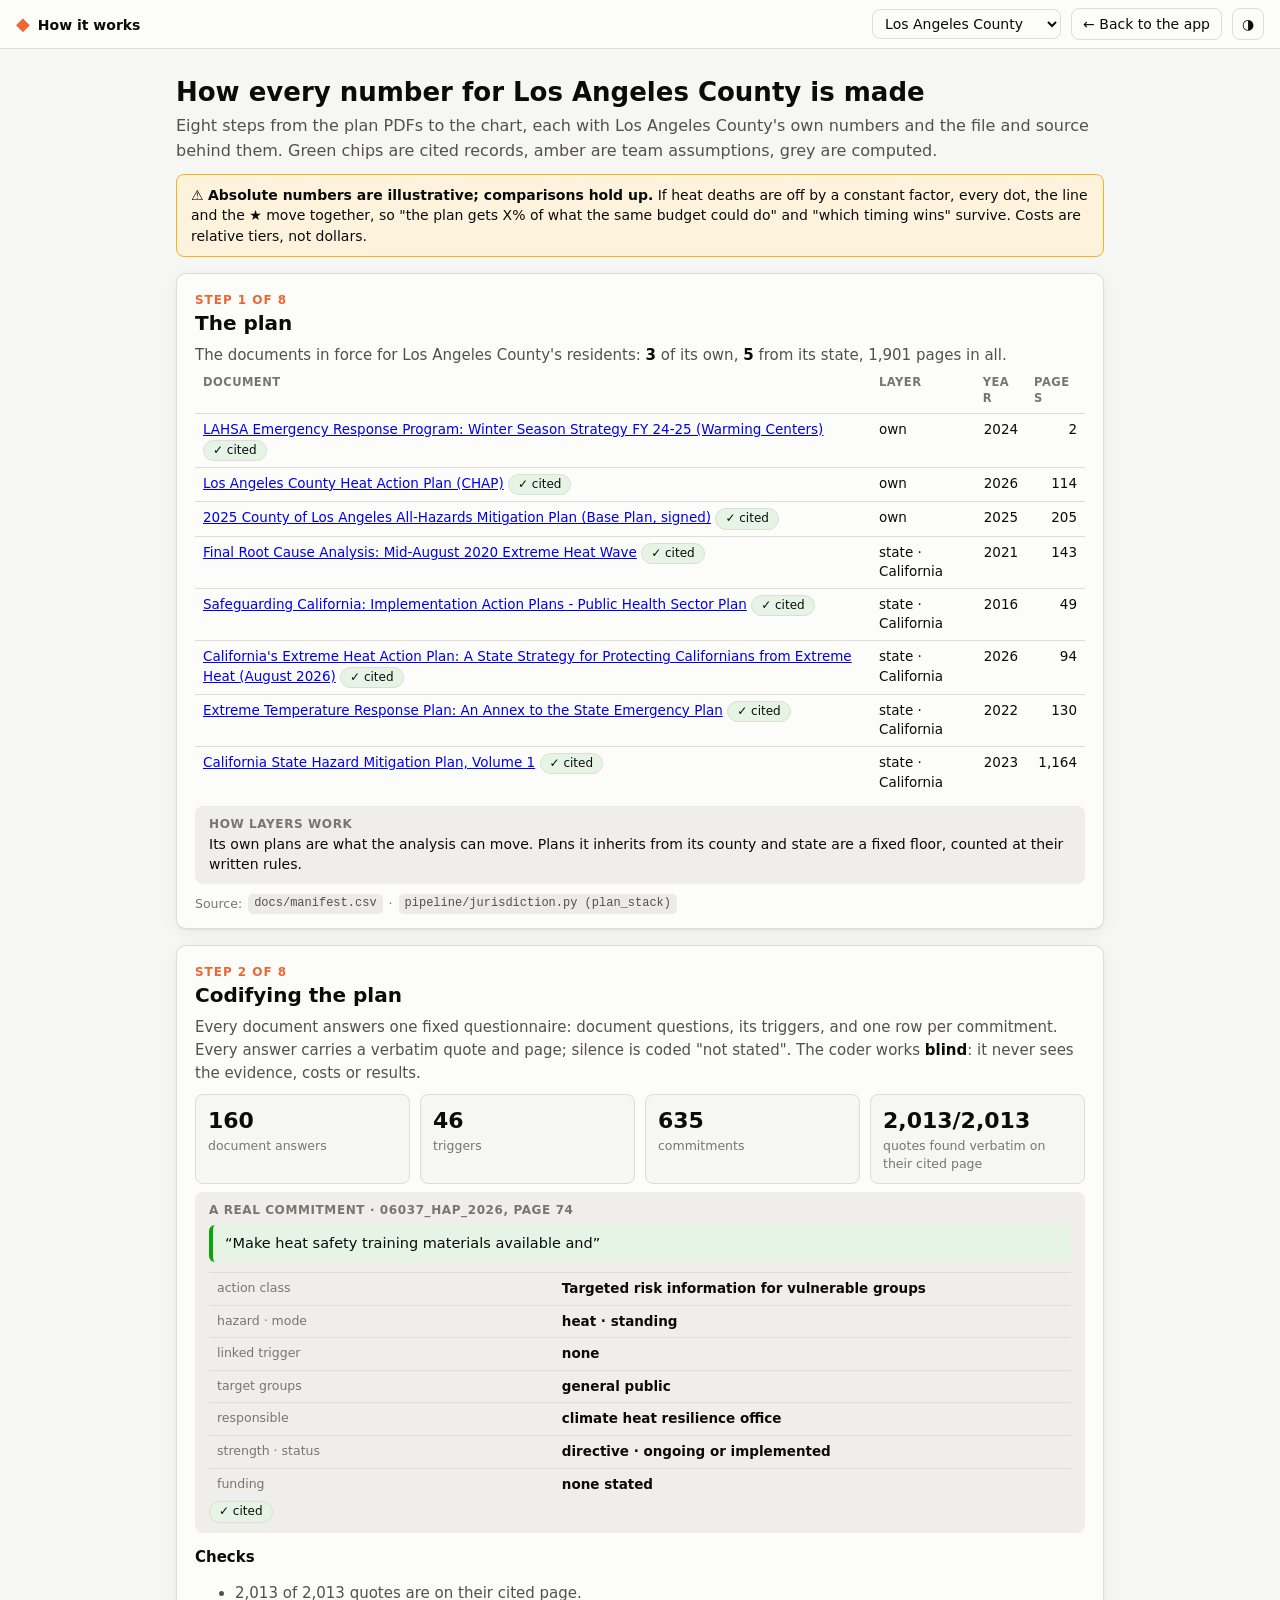
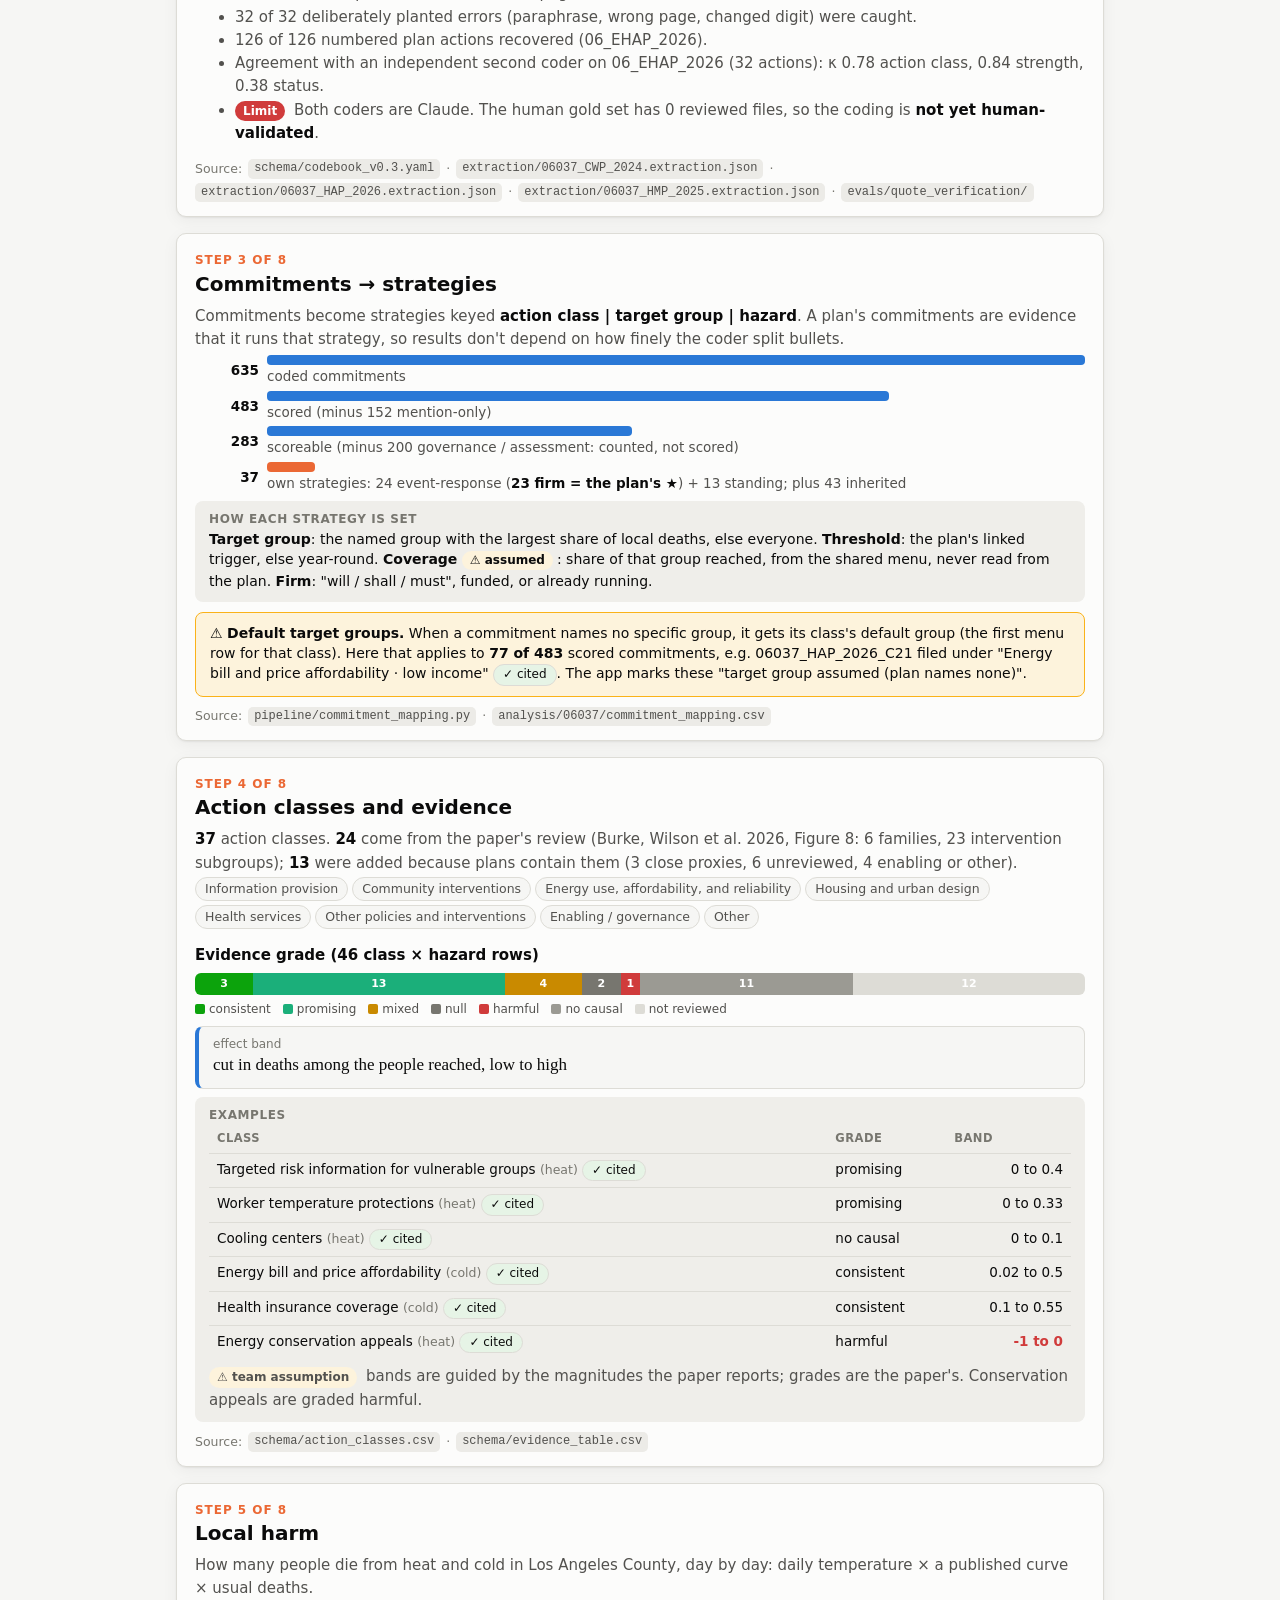
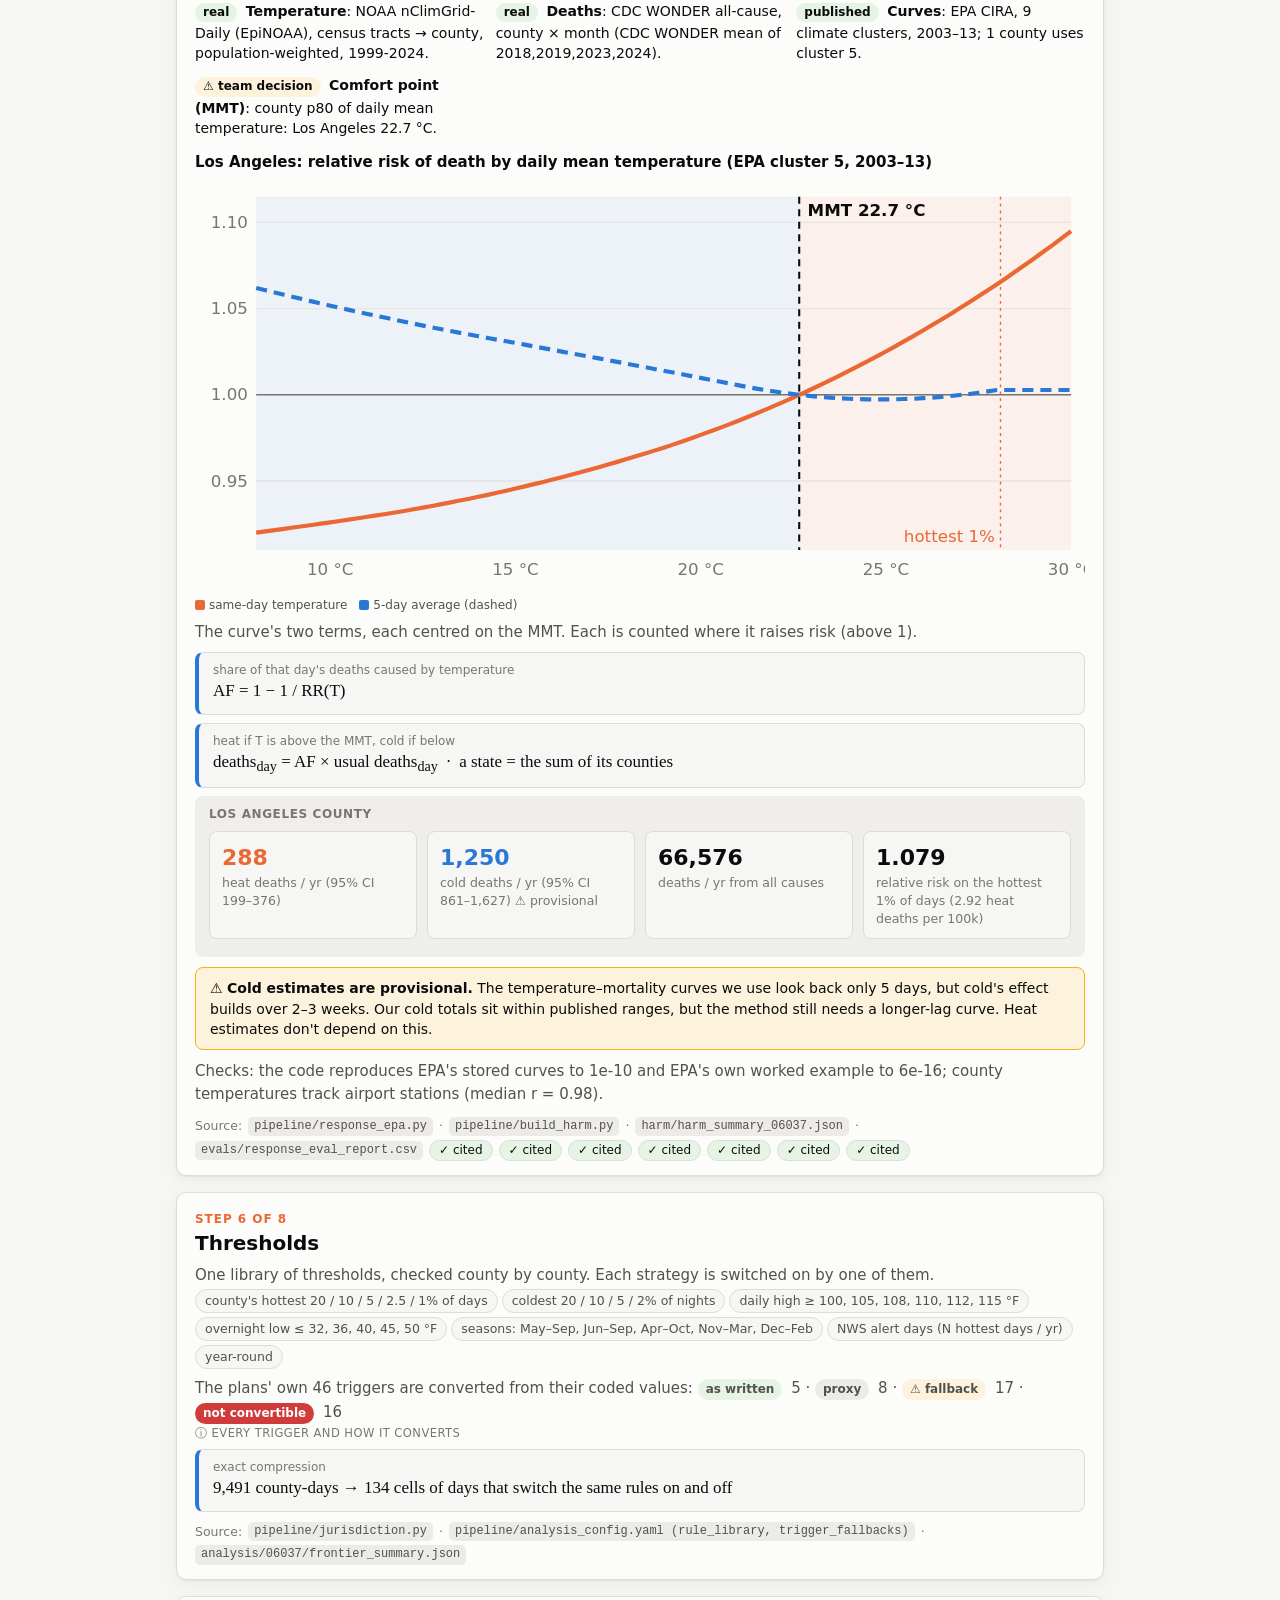
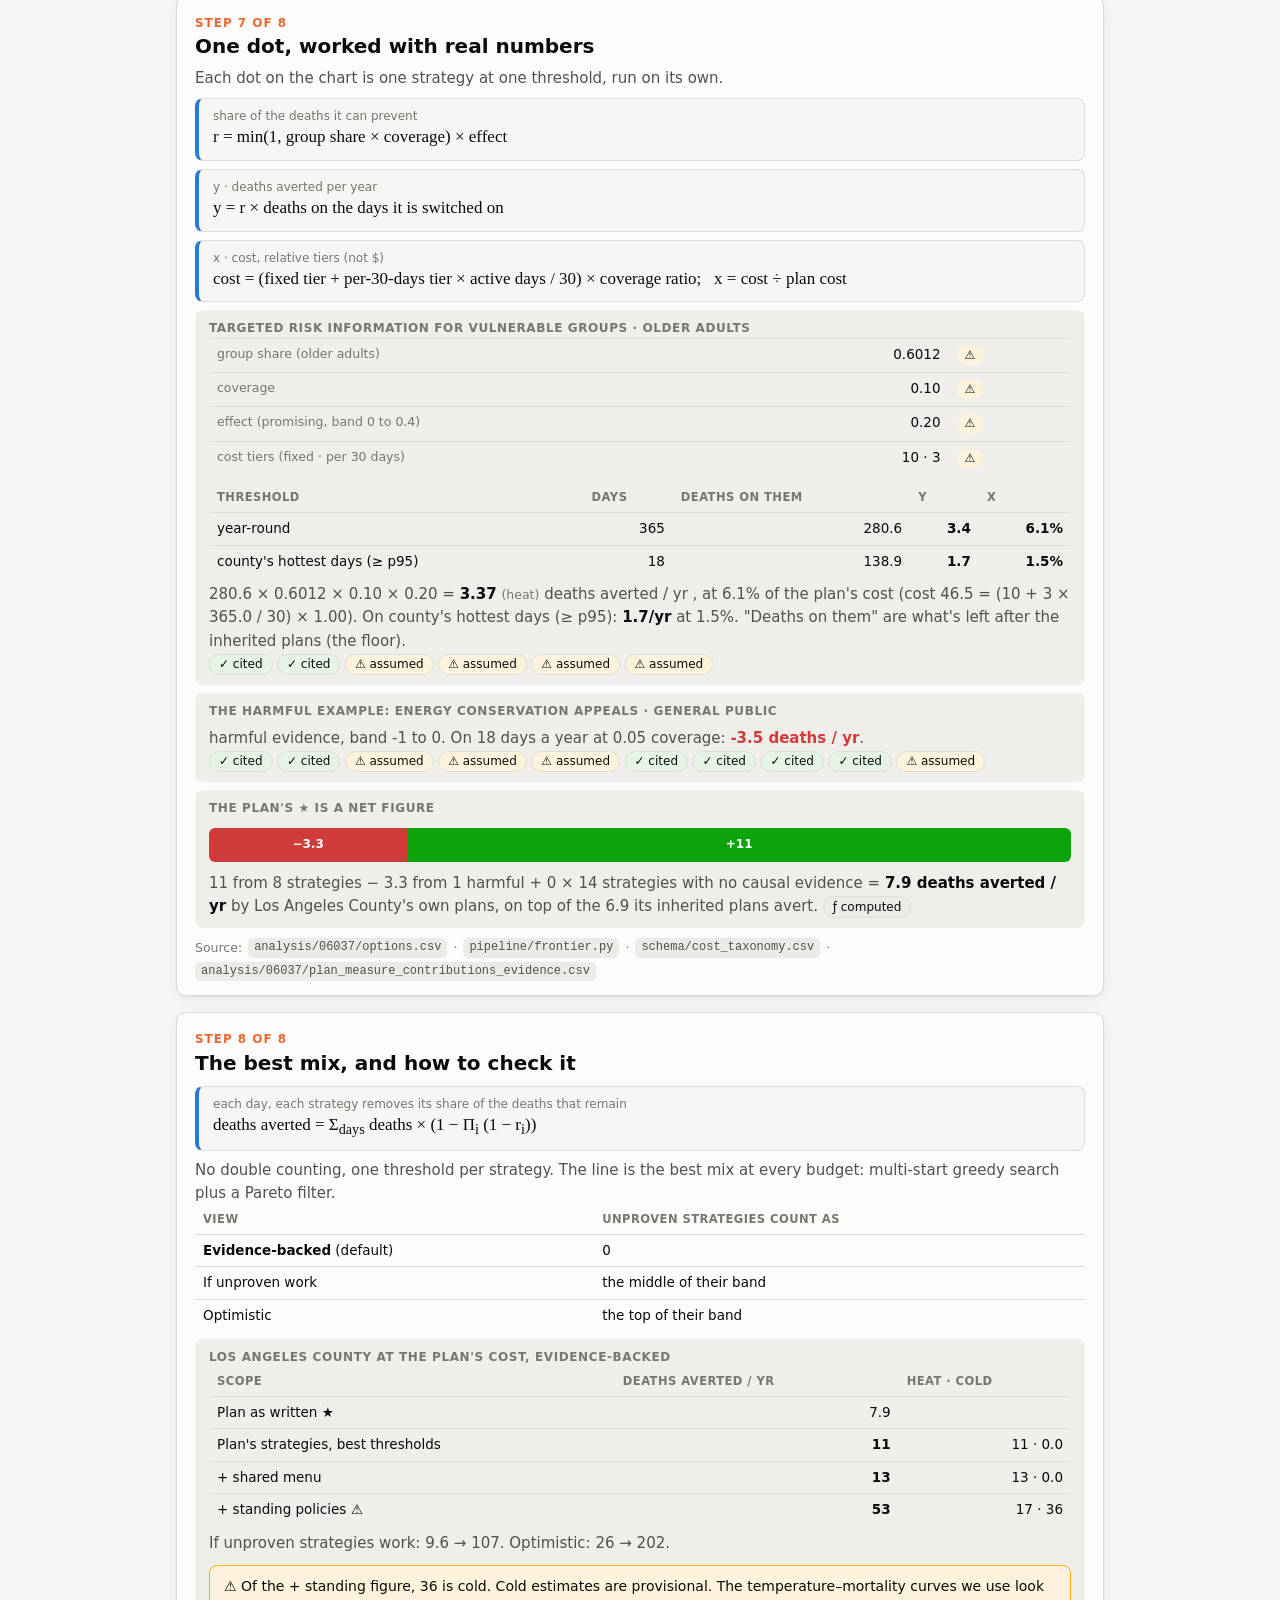
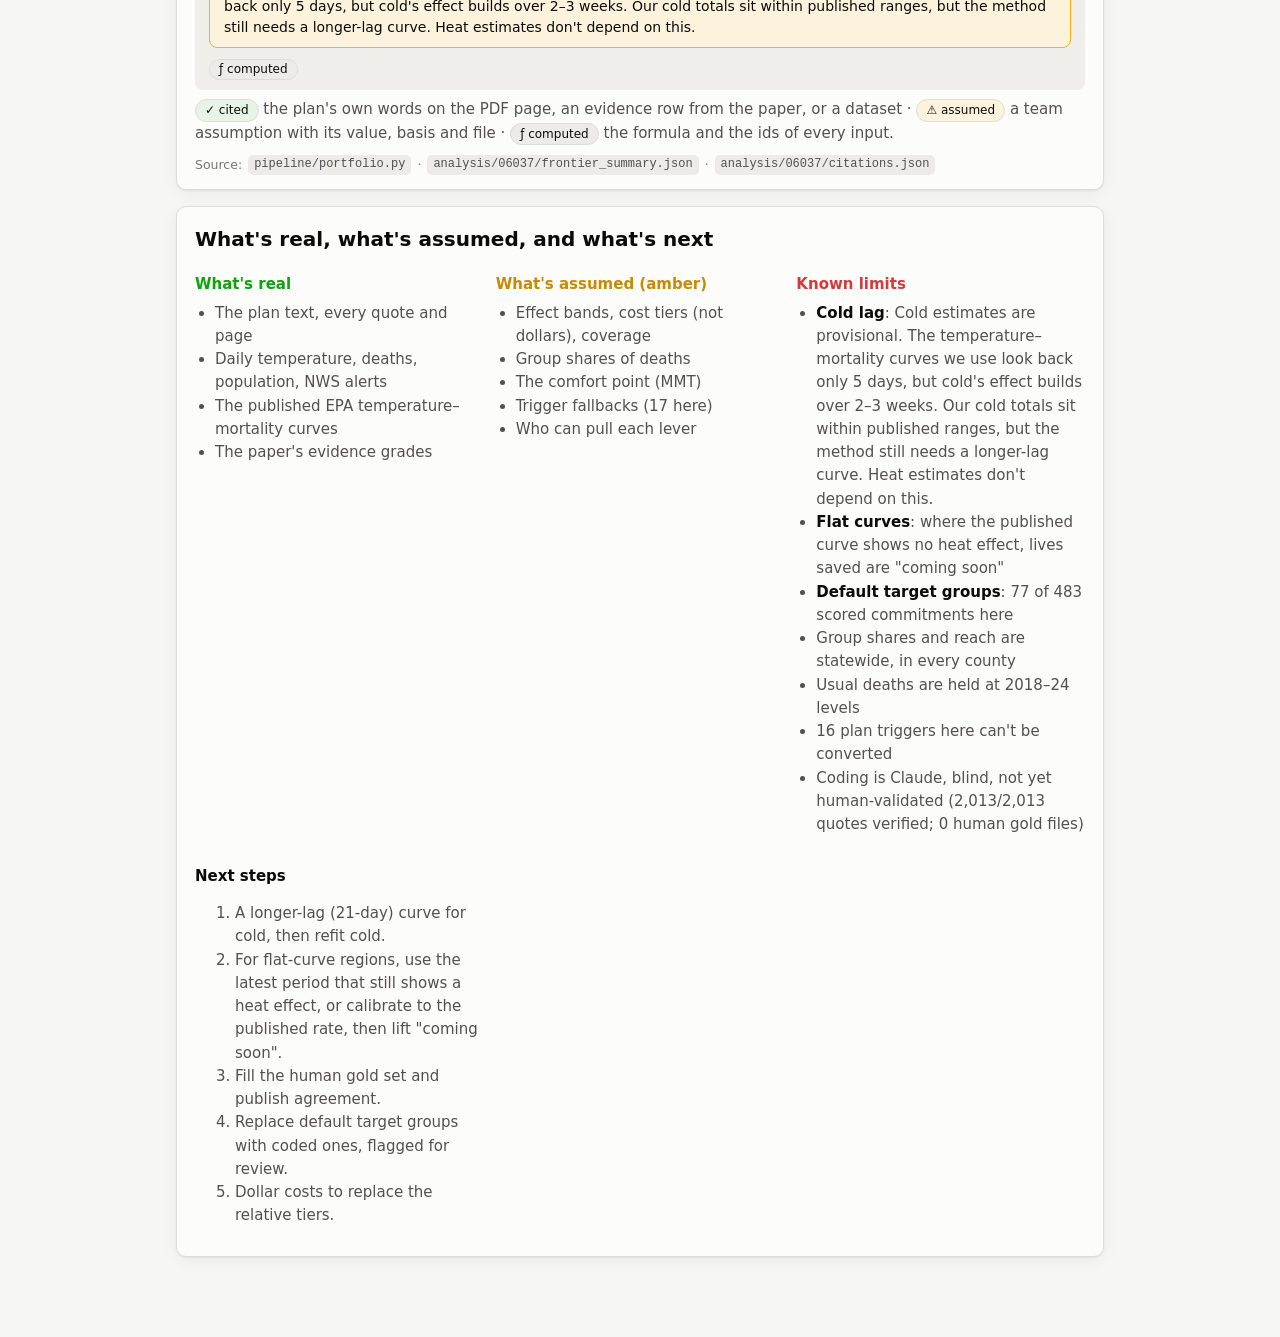
<file: how.html>
<!doctype html>
<html lang="en">
<head>
<meta charset="utf-8">
<meta name="viewport" content="width=device-width, initial-scale=1">
<title>How It Works</title>
<meta name="description" content="How every number in the heat plan audit is made, from the plan PDF to the chart, with this jurisdiction's own numbers and sources.">
<link rel="icon" href="data:,">
<link rel="stylesheet" href="styles.css">
<link rel="stylesheet" href="how.css">
<script>try { const t = localStorage.getItem("theme"); if (t) document.documentElement.dataset.theme = t; } catch (e) {}</script>
</head>
<body class="how">
<header class="top">
  <div class="brand"><span class="logo">◆</span><span>How it works</span></div>
  <label class="sr" for="hj">Jurisdiction</label><select id="hj"></select>
  <a id="back" class="btn" href="index.html#map">← Back to the app</a>
  <button class="icon-btn" id="theme" aria-label="Toggle dark mode" title="Toggle dark mode">◑</button>
</header>
<main id="how-main"><p class="muted">Loading…</p></main>
<div id="drawer" class="hdrawer" hidden role="dialog" aria-modal="true" aria-labelledby="drawer-title">
  <div class="hd-card"><div class="hd-head"><h3 id="drawer-title">Source</h3><button class="icon-btn" id="drawer-x" aria-label="Close">✕</button></div>
  <div id="drawer-body"></div></div>
</div>
<script src="how.js"></script>
</body>
</html>
</file>
<file: styles.css>
:root {
  color-scheme: light;
  --surface-0: #f6f6f4; --surface-1: #fcfcfb; --surface-2: #efeeea; --border: #dddcd6;
  --text-primary: #0b0b0b; --text-secondary: #52514e; --text-muted: #77766f;
  --accent: #2a78d6;
  --series-1: #2a78d6; --series-2: #eb6834; --series-3: #1baf7a; --series-4: #eda100;
  --series-5: #e87ba4; --series-6: #008300; --series-7: #6250d6; --series-8: #e34948;
  --good: #0ca30c; --warning: #fab219; --critical: #d03b3b;
  --good-bg: #e6f4e6; --warning-bg: #fdf3dc; --calc-bg: #ecebe7;
  --grid: #e6e5e0; --mark: #fff3b0; --line: #0b0b0b;
  --ramp-0: #fbeedd; --untested: #c98a00; --plan-ink: #9b9a93;
  --radius: 10px; --shadow: 0 1px 2px rgba(0,0,0,.06), 0 4px 16px rgba(0,0,0,.05);
}
@media (prefers-color-scheme: dark) {
  :root:not([data-theme="light"]) {
    color-scheme: dark;
    --surface-0: #121211; --surface-1: #1a1a19; --surface-2: #242422; --border: #383835;
    --text-primary: #f0efec; --text-secondary: #c3c2b7; --text-muted: #94938a;
    --accent: #3987e5;
    --series-1: #3987e5; --series-2: #d95926; --series-3: #199e70; --series-4: #c98500;
    --series-5: #d55181; --series-6: #008300; --series-7: #9085e9; --series-8: #e66767;
    --critical: #e5534b;
    --good-bg: #17301a; --warning-bg: #3a2f12; --calc-bg: #2a2a27; --grid: #2c2c2a; --mark: #5a4a00; --line: #f0efec;
    --ramp-0: #3b2c1d; --untested: #d9a227; --plan-ink: #6d6c66;
    --shadow: 0 1px 2px rgba(0,0,0,.4);
  }
}
:root[data-theme="dark"] {
  color-scheme: dark;
  --surface-0: #121211; --surface-1: #1a1a19; --surface-2: #242422; --border: #383835;
  --text-primary: #f0efec; --text-secondary: #c3c2b7; --text-muted: #94938a;
  --accent: #3987e5;
  --series-1: #3987e5; --series-2: #d95926; --series-3: #199e70; --series-4: #c98500;
  --series-5: #d55181; --series-6: #008300; --series-7: #9085e9; --series-8: #e66767;
  --critical: #e5534b;
  --good-bg: #17301a; --warning-bg: #3a2f12; --calc-bg: #2a2a27; --grid: #2c2c2a; --mark: #5a4a00; --line: #f0efec;
    --ramp-0: #3b2c1d; --untested: #d9a227; --plan-ink: #6d6c66;
  --shadow: 0 1px 2px rgba(0,0,0,.4);
}
* { box-sizing: border-box; }
[hidden] { display: none !important; }
html, body { margin: 0; }
body { background: var(--surface-0); color: var(--text-primary); font: 14px/1.45 system-ui, -apple-system, "Segoe UI", Roboto, sans-serif;
  height: 100vh; display: flex; flex-direction: column; }
.sr { position: absolute; width: 1px; height: 1px; overflow: hidden; clip: rect(0 0 0 0); }
button { font: inherit; color: inherit; }
select { font: inherit; padding: 5px 8px; border-radius: 8px; border: 1px solid var(--border); background: var(--surface-1); color: var(--text-primary); max-width: 100%; }
.muted { color: var(--text-muted); font-size: 12.5px; }

/* header */
.top { display: flex; flex-wrap: wrap; align-items: center; gap: 10px; padding: 8px 16px; background: var(--surface-1); border-bottom: 1px solid var(--border); }
.brand { display: flex; align-items: baseline; gap: 8px; font-weight: 700; margin-right: auto; min-width: 0; }
.brand .doc { font-weight: 400; color: var(--text-muted); font-size: 12.5px; white-space: nowrap; overflow: hidden; text-overflow: ellipsis; }
.logo { color: var(--series-2); font-size: 18px; }
.seg { display: inline-flex; border: 1px solid var(--border); border-radius: 8px; overflow: hidden; }
.seg button { border: 0; background: var(--surface-1); padding: 5px 11px; cursor: pointer; color: var(--text-secondary); }
.seg button + button { border-left: 1px solid var(--border); }
.seg button[aria-checked="true"] { background: var(--text-primary); color: var(--surface-1); }
.icon-btn { border: 1px solid var(--border); background: var(--surface-1); border-radius: 8px; width: 32px; height: 32px; cursor: pointer; flex: none; }

/* three columns */
.studio { flex: 1; min-height: 0; display: grid; grid-template-columns: 300px minmax(0, 1fr) 360px; }
.studio[data-adjust="closed"] { grid-template-columns: 44px minmax(0, 1fr) 360px; }
.left { border-right: 1px solid var(--border); background: var(--surface-1); overflow-y: auto; padding: 12px 12px 24px; min-width: 0; }
.center { position: relative; min-width: 0; min-height: 0; padding: 6px 6px 0; display: flex; flex-direction: column; }
.chart { width: 100%; flex: 1; min-height: 340px; }
.right { border-left: 1px solid var(--border); background: var(--surface-1); padding: 16px; display: flex; flex-direction: column; gap: 18px; overflow-y: auto; min-width: 0; }
.busy { position: absolute; top: 12px; right: 18px; font-size: 12px; color: var(--text-muted); background: var(--surface-1); border: 1px solid var(--border); border-radius: 999px; padding: 2px 10px; }

/* left: scope + strategy list */
.scope { display: grid; grid-template-columns: repeat(3, 1fr); border: 1px solid var(--border); border-radius: 8px; overflow: hidden; margin-bottom: 12px; }
.scope button { border: 0; background: var(--surface-1); padding: 6px 4px; cursor: pointer; color: var(--text-secondary); font-size: 12.5px; }
.scope button + button { border-left: 1px solid var(--border); }
.scope button[aria-pressed="true"] { background: var(--text-primary); color: var(--surface-1); }
.grp { margin-bottom: 8px; }
.ghead { display: flex; align-items: center; gap: 6px; padding: 4px 0; border-bottom: 1px solid var(--grid); }
.ghead .gname { flex: 1; text-align: left; border: 0; background: none; padding: 2px 0; cursor: pointer; font-weight: 650; font-size: 12.5px; text-transform: uppercase; letter-spacing: .03em; color: var(--text-secondary); }
.ghead .gn { color: var(--text-muted); font-size: 12px; font-variant-numeric: tabular-nums; }
.srow { display: grid; grid-template-columns: auto minmax(0, 1fr) auto; align-items: center; gap: 6px; padding: 3px 0; }
.srow.off .sname { opacity: .45; }
.sname { display: flex; align-items: flex-start; gap: 7px; border: 0; background: none; padding: 2px 0; cursor: pointer; text-align: left; min-width: 0; line-height: 1.25; }
.sname .dot { margin-top: 4px; }
.sname .nm { display: flex; flex-direction: column; min-width: 0; }
.sname .t { overflow-wrap: anywhere; }
.sname .sg { color: var(--text-muted); font-size: 11.5px; overflow-wrap: anywhere; }
.marks { display: flex; gap: 4px; font-size: 11px; }
.mk-plan { color: var(--text-primary); }
.ev-causal { color: var(--good); } .ev-none { color: var(--text-muted); } .ev-harm { color: var(--critical); }
.mod { font-size: 11px; color: var(--accent); }
.sx { margin: 2px 0 8px 22px; padding: 8px; border-radius: 8px; background: var(--surface-2); display: grid; gap: 6px; font-size: 12.5px; }
.sx label { display: grid; grid-template-columns: 76px minmax(0, 1fr) auto; align-items: center; gap: 6px; color: var(--text-secondary); }
.sx input[type=range] { width: 100%; accent-color: var(--accent); }
.sx output { font-variant-numeric: tabular-nums; min-width: 38px; text-align: right; }
.sx .tg { margin: 0; color: var(--text-secondary); }
.dot { display: inline-block; width: 9px; height: 9px; border-radius: 50%; flex: none; }

/* budget slider */
.budget { display: grid; grid-template-columns: auto minmax(0, 1fr) auto; align-items: center; gap: 8px; color: var(--text-secondary); }
.budget input { width: 100%; accent-color: var(--accent); }
.budget output { font-variant-numeric: tabular-nums; min-width: 44px; text-align: right; }
.primary { border: 0; border-radius: 8px; padding: 9px 14px; background: var(--text-primary); color: var(--surface-1); font-weight: 600; cursor: pointer; }
.primary:hover { opacity: .9; }

/* footer */
.foot { padding: 6px 16px; color: var(--text-muted); font-size: 12px; display: flex; flex-wrap: wrap; gap: 4px 16px; border-top: 1px solid var(--border); background: var(--surface-1); }
.foot b { color: var(--text-secondary); }

/* chips (sources) */
.badge { display: inline-block; font-size: 11px; padding: 1px 6px; border-radius: 999px; border: 1px solid var(--border); color: var(--text-secondary); margin-left: 4px; white-space: nowrap; }
.chip { display: inline-flex; align-items: center; gap: 4px; font-size: 11px; padding: 0 7px; border-radius: 999px; border: 1px solid var(--border); cursor: pointer; background: var(--surface-1); color: var(--text-secondary); vertical-align: middle; white-space: nowrap; }
.chip.cited { background: var(--good-bg); border-color: transparent; }
.chip.assumed { background: var(--warning-bg); border-color: transparent; }
.chip.calc { background: var(--calc-bg); border-color: transparent; }
.chip.yours { background: var(--surface-2); border-color: var(--accent); color: var(--accent); cursor: default; }
.chip:hover { outline: 2px solid var(--accent); }

/* slide-overs: Analyse (under) and Sources (over) */
.drawer, .analyse { position: fixed; top: 0; right: 0; bottom: 0; background: var(--surface-1); border-left: 1px solid var(--border);
  box-shadow: -8px 0 24px rgba(0,0,0,.14); display: flex; flex-direction: column; }
.analyse { width: min(720px, 100vw); z-index: 9; }
.drawer { width: min(560px, 100vw); z-index: 10; }
.drawer-head { display: flex; align-items: center; gap: 10px; padding: 12px 16px; border-bottom: 1px solid var(--border); }
.drawer-head h3 { margin: 0; font-size: 16px; flex: 1; }
.drawer-body { overflow-y: auto; padding: 14px 16px 40px; }
.cards { display: grid; grid-template-columns: repeat(4, minmax(0, 1fr)); gap: 10px; margin-bottom: 16px; }
.card { border: 1px solid var(--border); border-radius: var(--radius); padding: 10px 12px; min-width: 0; }
.card .ck { font-size: 11.5px; color: var(--text-muted); }
.card .cv { font-size: 22px; font-weight: 700; font-variant-numeric: tabular-nums; margin: 2px 0; }
.card .cs { font-size: 12px; color: var(--text-secondary); }
.agroup h4 { margin: 14px 0 4px; font-size: 13px; display: flex; justify-content: space-between; }
.agroup h4 span { color: var(--text-muted); font-weight: 400; }
.arow { display: grid; grid-template-columns: 10px minmax(0, 1fr) auto; gap: 8px; padding: 8px 0; border-top: 1px solid var(--grid); }
.arow .dot { margin-top: 5px; }
.arow .an { font-weight: 600; } .arow .an .sg { font-weight: 400; color: var(--text-muted); }
.arow .am { color: var(--text-secondary); font-size: 12.5px; }
.arow .av { text-align: right; font-variant-numeric: tabular-nums; white-space: nowrap; }
.abar { height: 4px; border-radius: 2px; margin-top: 5px; }
.apath { height: 300px; }
.src { border: 1px solid var(--border); border-radius: var(--radius); padding: 12px; margin-bottom: 12px; }
.src .type { font-size: 11px; text-transform: uppercase; letter-spacing: .05em; color: var(--text-muted); }
.src blockquote { margin: 8px 0; padding: 8px 12px; border-left: 3px solid var(--good); background: var(--surface-2); border-radius: 4px; }
.src.assumption blockquote, .src.assumption .basis { border-left-color: var(--warning); }
.src .basis { padding: 6px 10px; border-left: 3px solid var(--border); background: var(--surface-2); border-radius: 4px; margin: 6px 0; font-size: 13.5px; }
.src .pagetext { max-height: 220px; overflow-y: auto; white-space: pre-wrap; font-size: 12.5px; color: var(--text-secondary); background: var(--surface-0); padding: 8px; border-radius: 6px; }
.src mark { background: var(--mark); color: var(--text-primary); }
.src a { color: var(--accent); }
.src .inputs button { display: block; width: 100%; text-align: left; border: 0; background: none; padding: 3px 0; cursor: pointer; color: var(--accent); font-size: 13px; }

@media (max-width: 960px) {
  body { height: auto; }
  .studio { grid-template-columns: minmax(0, 1fr); }
  .left { border-right: 0; border-bottom: 1px solid var(--border); max-height: 46vh; padding: 12px 16px; }
  .center { height: 62vh; min-height: 380px; padding: 6px 8px 0; }
  .right { border-left: 0; border-top: 1px solid var(--border); padding: 16px; }
  .right { order: 1; border-top: 0; border-bottom: 1px solid var(--border); } .center { order: 2; } .left { order: 3; max-height: none; border-bottom: 0; border-top: 1px solid var(--border); }
  .studio[data-adjust="closed"] { grid-template-columns: minmax(0, 1fr); }
  .studio[data-adjust="closed"] .adjust { writing-mode: horizontal-tb; width: 100%; height: auto; flex-direction: row; }
  .mixbar { flex-wrap: wrap; }
  .top { padding: 8px 16px; } .brand { flex: 1 1 100%; white-space: nowrap; } .brand .doc { display: none; } .top .field { flex: 1 1 auto; } .top select { width: 100%; }
  .seg button { padding: 5px 8px; font-size: 12.5px; }
  .cards { grid-template-columns: repeat(2, minmax(0, 1fr)); }
  .foot { padding: 8px 16px; }
}

/* map (landing page) */
.mapview { flex: 1; min-height: 0; position: relative; }
.map { position: absolute; inset: 0; }
.mapcard { position: absolute; top: 12px; left: 12px; width: 320px; background: var(--surface-1); border: 1px solid var(--border); border-radius: var(--radius);
  box-shadow: var(--shadow); padding: 14px 16px; display: grid; gap: 10px; }
.mapcard h1 { margin: 0; font-size: 17px; line-height: 1.25; }
.mapcard .mk { margin: -4px 0 0; font-size: 12.5px; color: var(--text-secondary); }
.ramp .bar { display: block; height: 10px; border-radius: 5px; background: linear-gradient(90deg, var(--ramp-0), var(--warning), var(--series-2), var(--critical)); }
.ramp .ticks { display: flex; justify-content: space-between; font-size: 11.5px; color: var(--text-muted); margin-top: 3px; font-variant-numeric: tabular-nums; }
.maplegend { font-size: 12px; color: var(--text-secondary); display: flex; gap: 14px; flex-wrap: wrap; }
.maplegend > span { display: inline-flex; align-items: center; gap: 6px; }
.maplegend .ol { width: 14px; height: 10px; border: 2px solid var(--text-primary); border-radius: 2px; }
.maplegend .cd { width: 10px; height: 10px; border-radius: 50%; background: var(--series-2); }
.seg.small button { padding: 3px 10px; font-size: 12.5px; }
.toplist { display: grid; gap: 2px; }
.toplist .tk, .how summary { font-size: 11.5px; color: var(--text-muted); text-transform: uppercase; letter-spacing: .04em; }
.toplist a { display: grid; grid-template-columns: 18px minmax(0, 1fr) auto auto; gap: 8px; align-items: center; padding: 4px 6px; margin: 0 -6px; border-radius: 6px;
  color: var(--text-primary); text-decoration: none; font-size: 13px; }
.toplist a:hover { background: var(--surface-2); }
.toplist .n { color: var(--text-muted); font-variant-numeric: tabular-nums; }
.toplist .nm { overflow: hidden; text-overflow: ellipsis; white-space: nowrap; }
.toplist .g { font-weight: 650; color: var(--critical); font-variant-numeric: tabular-nums; }
.toplist .g small { font-weight: 400; color: var(--text-muted); }
.toplist .a { font-size: 11.5px; color: var(--text-muted); font-variant-numeric: tabular-nums; min-width: 72px; text-align: right; }
.how summary { cursor: pointer; list-style: none; }
.how summary::before { content: "ⓘ "; text-transform: none; }
.how p { margin: 6px 0 0; font-size: 12.5px; color: var(--text-secondary); }
.back { border: 1px solid var(--border); background: var(--surface-1); border-radius: 8px; padding: 3px 9px; cursor: pointer; font-weight: 500; font-size: 12.5px; }
body[data-page="map"] .top .field { display: none; }
/* right: plan stack */
.stack { display: grid; gap: 4px; font-size: 12.5px; }
.stack .sk { color: var(--text-muted); font-size: 11.5px; text-transform: uppercase; letter-spacing: .04em; }
.stack .layer summary { display: flex; justify-content: space-between; gap: 6px; cursor: pointer; color: var(--text-secondary); list-style: none; padding: 2px 0; }
.stack .layer summary::before { content: "▸"; color: var(--text-muted); }
.stack .layer[open] summary::before { content: "▾"; }
.stack .layer summary span:first-child { flex: 1; }
.stack .layer a { display: block; color: var(--accent); text-decoration: none; padding: 2px 0 2px 14px; overflow-wrap: anywhere; }
.stack .floor { color: var(--text-secondary); }
.stack .floor b { color: var(--text-primary); }
@media (max-width: 960px) {
  .mapview { height: calc(100vh - 96px); flex: none; width: 100%; }
  .mapcard { left: 8px; right: 8px; top: auto; bottom: 8px; width: auto; padding: 10px 12px; gap: 8px; }
  .mapcard h1 { font-size: 15px; }
  .mapcard .mk, .mapcard .toplist, .mapcard .how { display: none; }
}

/* left: collapsible "Adjust strategies" rail */
.adjust { display: flex; align-items: center; gap: 8px; width: 100%; border: 1px solid var(--border); background: var(--surface-1); border-radius: 8px;
  padding: 6px 10px; margin-bottom: 10px; cursor: pointer; font-weight: 600; font-size: 12.5px; color: var(--text-secondary); }
.adjust:hover { border-color: var(--accent); color: var(--text-primary); }
.studio[data-adjust="closed"] .left { padding: 10px 5px; }
.studio[data-adjust="closed"] .adjust-body { display: none; }
.studio[data-adjust="closed"] .adjust { writing-mode: vertical-rl; transform: rotate(180deg); justify-content: center; width: 100%; padding: 12px 0; margin: 0; }
.studio[data-adjust="closed"] .adjust .ai { transform: rotate(90deg); }

/* center: selected-mix strip under the chart */
.mixbar { display: flex; align-items: center; gap: 10px 16px; padding: 8px 10px; border-top: 1px solid var(--border); background: var(--surface-1); flex-wrap: wrap; }
.mixbar .mx { display: flex; align-items: baseline; gap: 6px; font-variant-numeric: tabular-nums; margin-right: auto; }
.mixbar .mxk { font-size: 11.5px; color: var(--text-muted); text-transform: uppercase; letter-spacing: .04em; }
.mixbar .mx b { font-size: 20px; }
.mixbar .mxu, .mixbar .vs { color: var(--text-muted); font-size: 12.5px; }
.mixbar .vs b { color: var(--text-primary); }
.mixbar .budget { min-width: 220px; flex: 0 1 300px; }
.ghost { border: 1px solid var(--border); background: var(--surface-1); border-radius: 8px; padding: 7px 12px; cursor: pointer; color: var(--text-secondary); }
.ghost[aria-pressed="true"] { border-color: var(--accent); color: var(--accent); }

/* right: the brief */
.brief { gap: 16px; }
.brief .eyebrow, .brief h4 { font-size: 11.5px; color: var(--text-muted); text-transform: uppercase; letter-spacing: .05em; font-weight: 650; margin: 0 0 6px; display: flex; justify-content: space-between; gap: 8px; }
.brief h4 span { text-transform: none; letter-spacing: 0; font-weight: 400; }
.gain { display: flex; align-items: baseline; gap: 8px; font-variant-numeric: tabular-nums; }
.gain b { font-size: 44px; line-height: 1; font-weight: 750; color: var(--good); }
.gain.none b { color: var(--text-primary); font-size: 30px; }
.gain span { color: var(--text-secondary); font-size: 13.5px; line-height: 1.25; }
.pbar { display: flex; height: 10px; border-radius: 5px; overflow: hidden; background: var(--surface-2); margin: 10px 0 4px; }
.pbar .p { background: var(--plan-ink); } .pbar .g { background: var(--good); }
.pbl { display: flex; justify-content: space-between; font-size: 12px; color: var(--text-muted); font-variant-numeric: tabular-nums; }
.pbl b { color: var(--text-primary); }
.range { margin-top: 8px; font-size: 12px; color: var(--text-muted); display: flex; flex-wrap: wrap; gap: 2px 10px; align-items: center; }
.range .on { color: var(--text-primary); font-weight: 650; }
.brow { display: grid; grid-template-columns: 22px minmax(0, 1fr) auto; gap: 8px; align-items: start; padding: 7px 6px; margin: 0 -6px; border-radius: 8px; cursor: pointer; }
.brow:hover, .brow:focus-visible, .brow.hl { background: var(--surface-2); outline: none; }
.brow .ic { width: 22px; height: 22px; border-radius: 6px; display: grid; place-items: center; font-size: 12px; font-weight: 700; background: var(--surface-2); color: var(--text-secondary); }
.brow .ic.harm { background: color-mix(in srgb, var(--critical) 16%, transparent); color: var(--critical); }
.brow .ic.add { background: color-mix(in srgb, var(--good) 16%, transparent); color: var(--good); }
.brow .ic.retime { background: color-mix(in srgb, var(--accent) 14%, transparent); color: var(--accent); }
.brow .bn { font-weight: 600; line-height: 1.25; overflow-wrap: anywhere; }
.brow .bm { display: flex; flex-wrap: wrap; gap: 3px 6px; align-items: center; margin-top: 3px; font-size: 12px; color: var(--text-muted); }
.brow .bv { font-weight: 700; font-variant-numeric: tabular-nums; text-align: right; white-space: nowrap; }
.brow .bv.neg { color: var(--critical); } .brow .bv.zero { color: var(--text-muted); font-weight: 400; }
.pill { display: inline-flex; align-items: center; gap: 4px; padding: 0 8px; border-radius: 999px; background: var(--surface-2); color: var(--text-secondary); font-size: 11.5px; line-height: 18px; white-space: nowrap; }
.hz { font-size: 11px; }
.morebtn, .linkbtn { border: 0; background: none; padding: 4px 0; color: var(--accent); cursor: pointer; font-size: 12.5px; text-align: left; }
.gq { display: grid; grid-template-columns: minmax(0, 1fr) 80px 44px; gap: 8px; align-items: center; padding: 4px 0; font-size: 13px; }
.gq .gt { overflow-wrap: anywhere; line-height: 1.2; }
.gq .gb { height: 8px; border-radius: 4px; background: var(--surface-2); overflow: hidden; }
.gq .gb span { display: block; height: 100%; background: var(--good); border-radius: 4px; }
.gq .gv { text-align: right; font-weight: 650; font-variant-numeric: tabular-nums; }
.note { font-size: 12px; color: var(--text-muted); }
.ok { padding: 10px 12px; border-radius: 8px; background: var(--good-bg); font-size: 13px; }

/* one tooltip for map and charts */
.tip { position: fixed; z-index: 20; pointer-events: none; width: max-content; max-width: 300px; background: var(--surface-1); color: var(--text-primary);
  border: 1px solid var(--border); border-radius: 10px; box-shadow: 0 6px 24px rgba(0,0,0,.18); padding: 10px 12px; font-size: 12.5px; line-height: 1.35; }
.tip.pinned { pointer-events: auto; }
.tip .th { display: flex; justify-content: space-between; align-items: baseline; gap: 10px; }
.tip .th b { font-size: 14px; }
.tip .tag { font-size: 11px; color: var(--text-muted); white-space: nowrap; }
.tip .tag.own { color: var(--text-primary); border: 1px solid var(--text-primary); border-radius: 999px; padding: 0 6px; }
.tip .tbig { margin-top: 6px; display: flex; align-items: baseline; gap: 6px; font-variant-numeric: tabular-nums; }
.tip .tbig b { font-size: 24px; line-height: 1; color: var(--good); }
.tip .tbig b.plain { color: var(--text-primary); }
.tip .tbig span { color: var(--text-secondary); }
.tip .pbar { margin: 8px 0 3px; height: 8px; }
.tip .tl { color: var(--text-secondary); margin-top: 4px; display: flex; align-items: center; gap: 6px; }
.tip .tm { color: var(--text-muted); margin-top: 4px; }
.tip .sw { width: 10px; height: 10px; border-radius: 3px; flex: none; border: 1px solid var(--border); }
.tip .tstats { display: grid; grid-template-columns: 1fr 1fr; gap: 8px; margin-top: 8px; }
.tip .tstats div { background: var(--surface-2); border-radius: 6px; padding: 5px 8px; }
.tip .tstats b { display: block; font-size: 16px; font-variant-numeric: tabular-nums; }
.tip .tstats small { color: var(--text-muted); }
.tip .ev { font-size: 11px; border-radius: 999px; padding: 0 7px; white-space: nowrap; }
.tip .ev.causal { background: var(--good-bg); color: var(--good); } .tip .ev.harm { background: color-mix(in srgb, var(--critical) 16%, transparent); color: var(--critical); }
.tip .ev.none { background: var(--warning-bg); color: var(--untested); }
.tip .tlist { margin: 6px 0 0; padding: 0; list-style: none; }
.tip .tlist li { display: flex; justify-content: space-between; gap: 10px; color: var(--text-secondary); }
.tip .tlist li span:last-child { font-variant-numeric: tabular-nums; color: var(--text-primary); }
.tip .cta { margin-top: 8px; color: var(--accent); font-weight: 600; }
.tip a.cta { display: inline-block; text-decoration: none; }

/* plan quotes: in the dot card, and in Analyse with the PDF page and the quote highlighted (pulse, then a soft mark) */
.tip .tq { margin-top: 6px; padding: 6px 8px; border-left: 3px solid var(--good); background: var(--surface-2); border-radius: 4px; display: grid; gap: 3px; }
.qt { color: var(--text-primary); font-style: italic; line-height: 1.35; }
.qs { color: var(--text-muted); font-size: 11.5px; }
.said { margin: 0 0 16px; }
.said h4 { margin: 0 0 8px; font-size: 13px; display: flex; justify-content: space-between; }
.said h4 span { color: var(--text-muted); font-weight: 400; }
.qlist { display: grid; gap: 6px; margin-bottom: 10px; }
.qcard { display: grid; gap: 4px; text-align: left; border: 1px solid var(--border); border-left: 3px solid var(--border); background: var(--surface-1); border-radius: 8px; padding: 8px 10px; cursor: pointer; }
.qcard:hover { border-color: var(--accent); }
.qcard.on { border-left-color: var(--good); background: var(--good-bg); }
.qcard .qgo { color: var(--accent); font-size: 12px; font-weight: 600; }
.qcard.on .qgo { display: none; }
.qpdf { position: relative; max-height: 520px; overflow-y: auto; border: 1px solid var(--border); border-radius: 8px; background: var(--surface-2); }
.qpdf:empty { display: none; }
.qpdf > p { margin: 0; padding: 12px; }
.qbar { position: sticky; top: 0; z-index: 4; display: flex; justify-content: space-between; gap: 10px; padding: 6px 10px; font-size: 12px; color: var(--text-secondary); background: var(--surface-1); border-bottom: 1px solid var(--border); }
.qbar a { color: var(--accent); white-space: nowrap; }
.qpage { position: relative; background: #fff; }
.qpage canvas { display: block; width: 100%; height: 100%; }
.qpage.flash { outline: 3px solid var(--warning); }
.qpage .textLayer { position: absolute; inset: 0; overflow: hidden; line-height: 1; z-index: 2; }
.qpage .textLayer span, .qpage .textLayer br { color: transparent; position: absolute; white-space: pre; cursor: text; transform-origin: 0% 0%; }
.qpage .textLayer span.hl { background: rgba(250, 178, 25, 0.38); border-radius: 2px; animation: qpulse 2.6s ease-out 1; }
@keyframes qpulse {
  0%, 35% { background: rgba(250, 178, 25, 0.95); box-shadow: 0 0 0 4px rgba(250, 178, 25, 0.55); }
  100% { background: rgba(250, 178, 25, 0.38); box-shadow: 0 0 0 0 rgba(250, 178, 25, 0); }
}
@media (prefers-reduced-motion: reduce) { .qpage .textLayer span.hl { animation: none; } }
</file>
<file: how.css>
/* "How it works": a scrolling page on the app's tokens (styles.css), light and dark */
body.how { height: auto; min-height: 100vh; display: block; }
body.how .top { position: sticky; top: 0; z-index: 5; }
.how .btn { border: 1px solid var(--border); background: var(--surface-1); color: var(--text-primary); border-radius: 8px; padding: 5px 11px; text-decoration: none; white-space: nowrap; }
#how-main { max-width: 960px; margin: 0 auto; padding: 20px 16px 64px; overflow-wrap: anywhere; }
.how h1 { font-size: 26px; line-height: 1.2; margin: 8px 0 6px; }
.how h2 { font-size: 20px; margin: 0 0 6px; }
.how h3 { font-size: 15px; margin: 14px 0 6px; }
.how p, .how li { font-size: 15px; line-height: 1.55; color: var(--text-secondary); }
.how b { color: var(--text-primary); }
.how .lede { font-size: 16px; }
.step { background: var(--surface-1); border: 1px solid var(--border); border-radius: var(--radius); padding: 18px 18px 14px; margin: 16px 0; box-shadow: var(--shadow); }
.kick { font-size: 12px; letter-spacing: .08em; text-transform: uppercase; color: var(--series-2); font-weight: 700; }
.formula { font-family: "Cambria Math", Cambria, Georgia, serif; font-size: 17px; color: var(--text-primary); background: var(--surface-0); border: 1px solid var(--border);
  border-left: 4px solid var(--accent); border-radius: 8px; padding: 10px 14px; margin: 8px 0; overflow-x: auto; }
.formula .lbl { display: block; font: 12px system-ui, sans-serif; color: var(--text-muted); margin-bottom: 2px; }
.ex { background: var(--surface-2); border-radius: 8px; padding: 10px 14px; margin: 8px 0; }
.ex .t { font-size: 12px; text-transform: uppercase; letter-spacing: .05em; color: var(--text-muted); font-weight: 600; }
.src-line { font-size: 12.5px; color: var(--text-muted); margin-top: 10px; display: flex; flex-wrap: wrap; gap: 4px 6px; align-items: center; }
.src-line code { background: var(--calc-bg); padding: 1px 6px; border-radius: 5px; color: var(--text-secondary); font-size: 12px; }
.chipb { border: 1px solid var(--border); background: var(--surface-1); border-radius: 999px; padding: 1px 9px; font-size: 12px; cursor: pointer; color: var(--text-primary); }
.chipb.cited { background: var(--good-bg); } .chipb.assumed { background: var(--warning-bg); } .chipb.computed { background: var(--calc-bg); }
.tag { display: inline-block; font-size: 12px; font-weight: 600; padding: 1px 8px; border-radius: 999px; margin: 1px 4px 1px 0; }
.t-real { background: var(--good-bg); } .t-asm { background: var(--warning-bg); } .t-calc { background: var(--calc-bg); } .t-red { background: var(--critical); color: #fff; }
.tbl { width: 100%; overflow-x: auto; }
.how table { border-collapse: collapse; width: 100%; font-size: 13.5px; }
.how th, .how td { text-align: left; padding: 6px 8px; border-top: 1px solid var(--border); vertical-align: top; }
.how th { font-size: 11.5px; color: var(--text-muted); text-transform: uppercase; letter-spacing: .04em; border-top: 0; }
.how td.n { text-align: right; font-variant-numeric: tabular-nums; white-space: nowrap; }
.how blockquote { margin: 6px 0 10px; padding: 8px 12px; border-left: 4px solid var(--good); background: var(--good-bg); border-radius: 6px; font-size: 14.5px; color: var(--text-primary); }
.warn { border: 1px solid var(--warning); background: var(--warning-bg); border-radius: 8px; padding: 10px 14px; margin: 10px 0; font-size: 14px; color: var(--text-primary); }
.soon { border: 1px solid var(--border); border-left: 4px solid var(--text-muted); background: var(--surface-2); border-radius: 8px; padding: 10px 14px; margin: 10px 0; font-size: 14px; color: var(--text-primary); }
.grid2 { display: grid; grid-template-columns: repeat(auto-fit, minmax(260px, 1fr)); gap: 12px; }
.tiles { display: grid; grid-template-columns: repeat(auto-fit, minmax(150px, 1fr)); gap: 10px; margin: 8px 0; }
.tile { background: var(--surface-0); border: 1px solid var(--border); border-radius: 8px; padding: 10px 12px; }
.tile .v { font-size: 22px; font-weight: 750; font-variant-numeric: tabular-nums; color: var(--text-primary); }
.tile .k { font-size: 12.5px; color: var(--text-muted); }
.flow .fr { display: grid; grid-template-columns: 64px 1fr; gap: 8px; align-items: center; margin: 4px 0; font-size: 13.5px; color: var(--text-secondary); }
.flow .fr .v { text-align: right; font-weight: 700; font-variant-numeric: tabular-nums; color: var(--text-primary); }
.flow .bar { height: 10px; border-radius: 4px; background: var(--accent); margin-bottom: 2px; max-width: 100%; }
.gbar { display: flex; height: 22px; border-radius: 6px; overflow: hidden; margin: 6px 0; }
.gbar div { display: grid; place-items: center; color: #fff; font-size: 11px; font-weight: 700; min-width: 14px; }
.legend { font-size: 12px; color: var(--text-secondary); display: flex; flex-wrap: wrap; gap: 4px 12px; }
.legend i { display: inline-block; width: 10px; height: 10px; border-radius: 2px; margin-right: 4px; vertical-align: -1px; }
.curve svg { width: 100%; height: auto; display: block; }
.chips span { display: inline-block; font-size: 12.5px; background: var(--surface-0); border: 1px solid var(--border); border-radius: 999px; padding: 2px 9px; margin: 2px 4px 2px 0; color: var(--text-secondary); }
.netbar { position: relative; height: 34px; margin: 10px 0; border-radius: 6px; overflow: hidden; display: flex; }
.netbar div { display: grid; place-items: center; color: #fff; font-size: 12px; font-weight: 700; min-width: 0; }
.ending ul { margin: 4px 0; padding-left: 20px; }
.hdrawer { position: fixed; inset: 0; background: rgba(0,0,0,.35); z-index: 20; display: flex; justify-content: flex-end; }
.hd-card { background: var(--surface-1); width: min(520px, 100%); height: 100%; overflow-y: auto; padding: 16px; border-left: 1px solid var(--border); }
.hd-head { display: flex; justify-content: space-between; align-items: center; gap: 8px; }
.hd-head h3 { margin: 0; font-size: 16px; }
.kv { font-size: 13.5px; margin: 6px 0; color: var(--text-secondary); }
.kv b { color: var(--text-primary); }
@media (max-width: 520px) { .how h1 { font-size: 22px; } .step { padding: 14px 12px 10px; } .formula { font-size: 15px; } }
</file>
